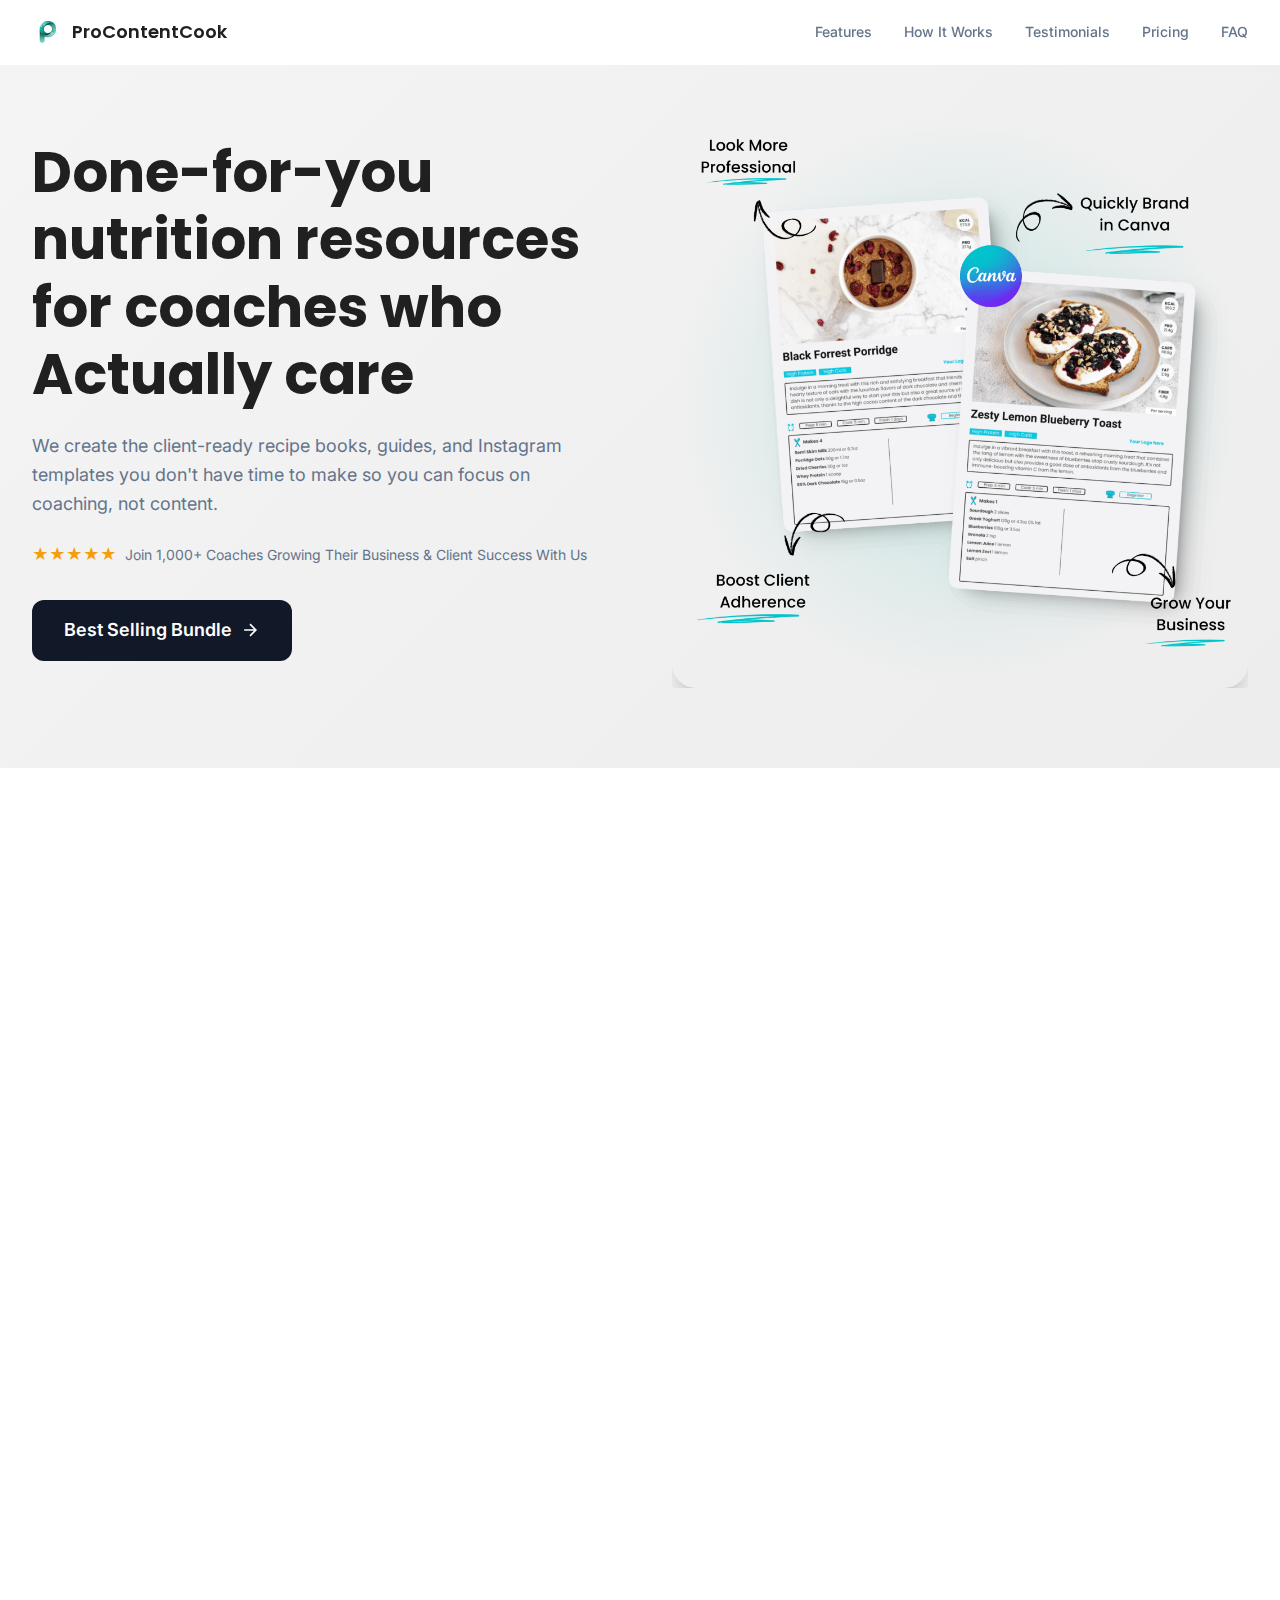
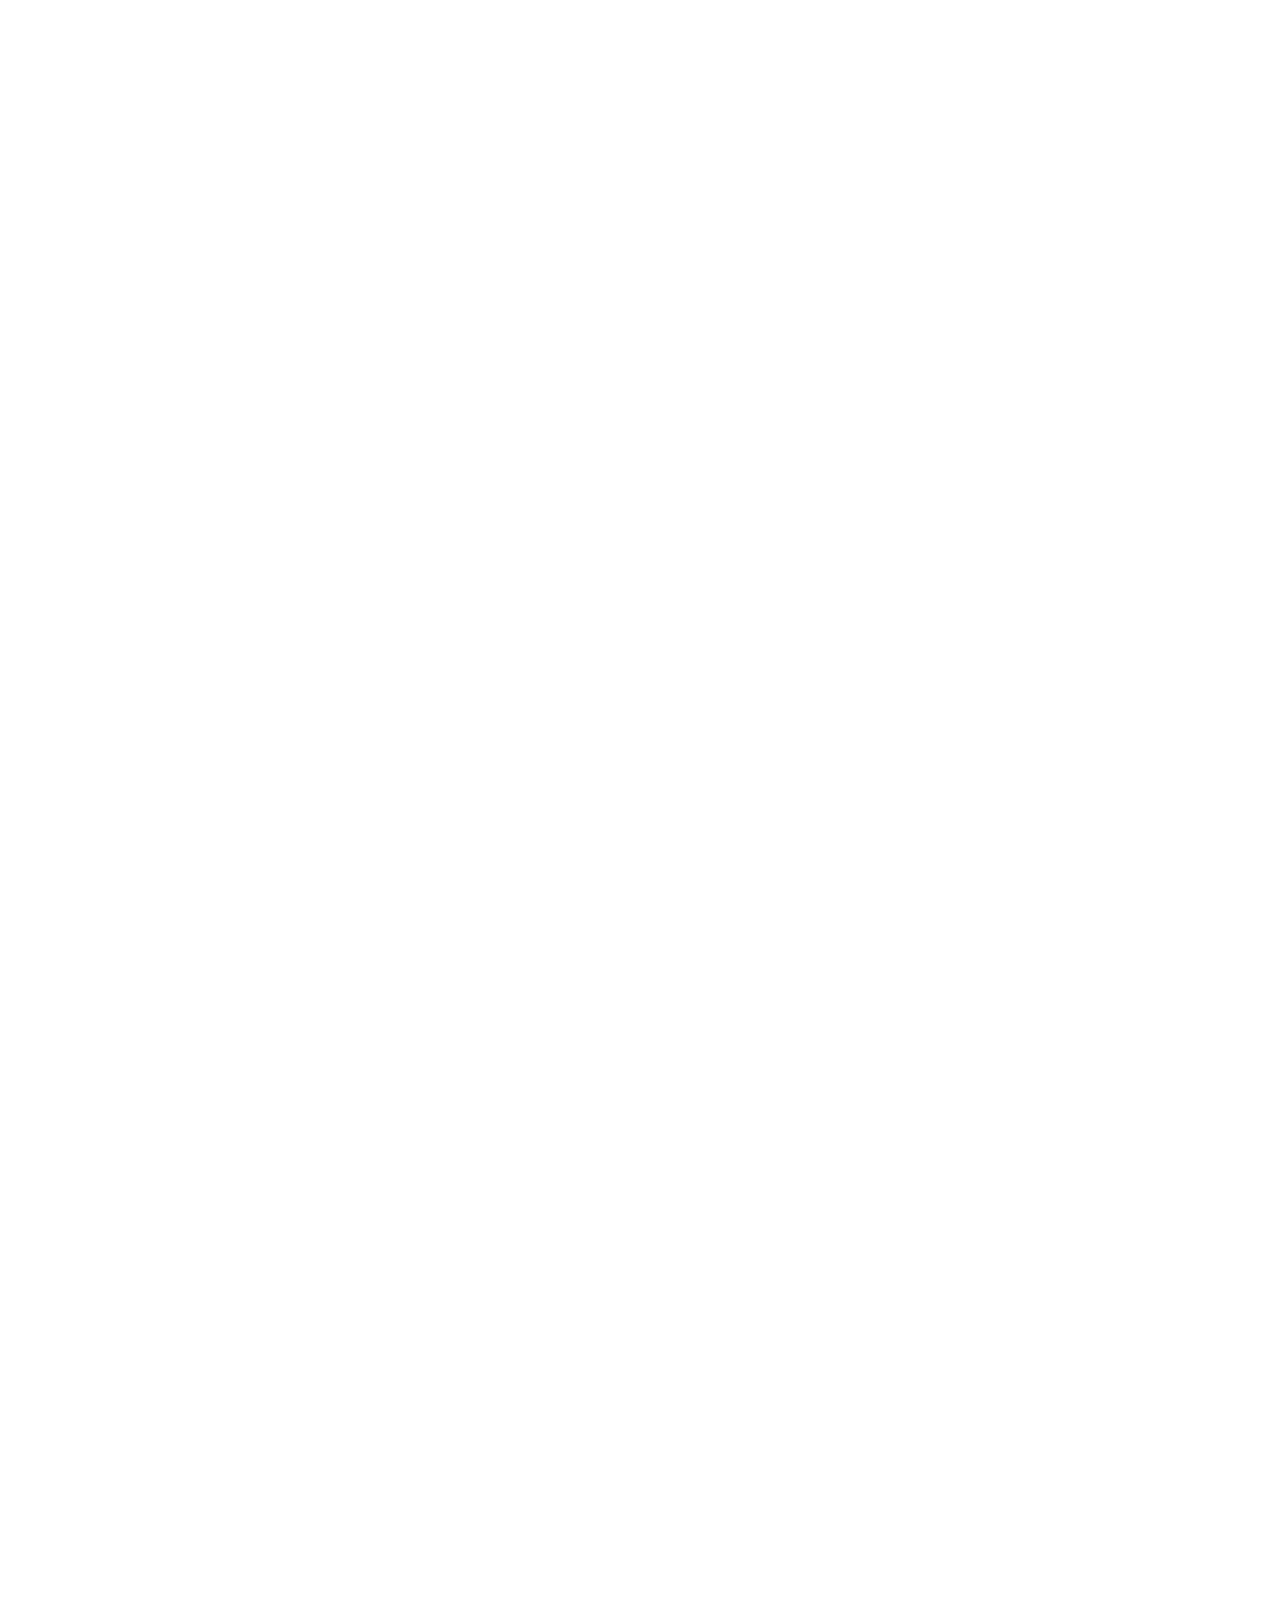
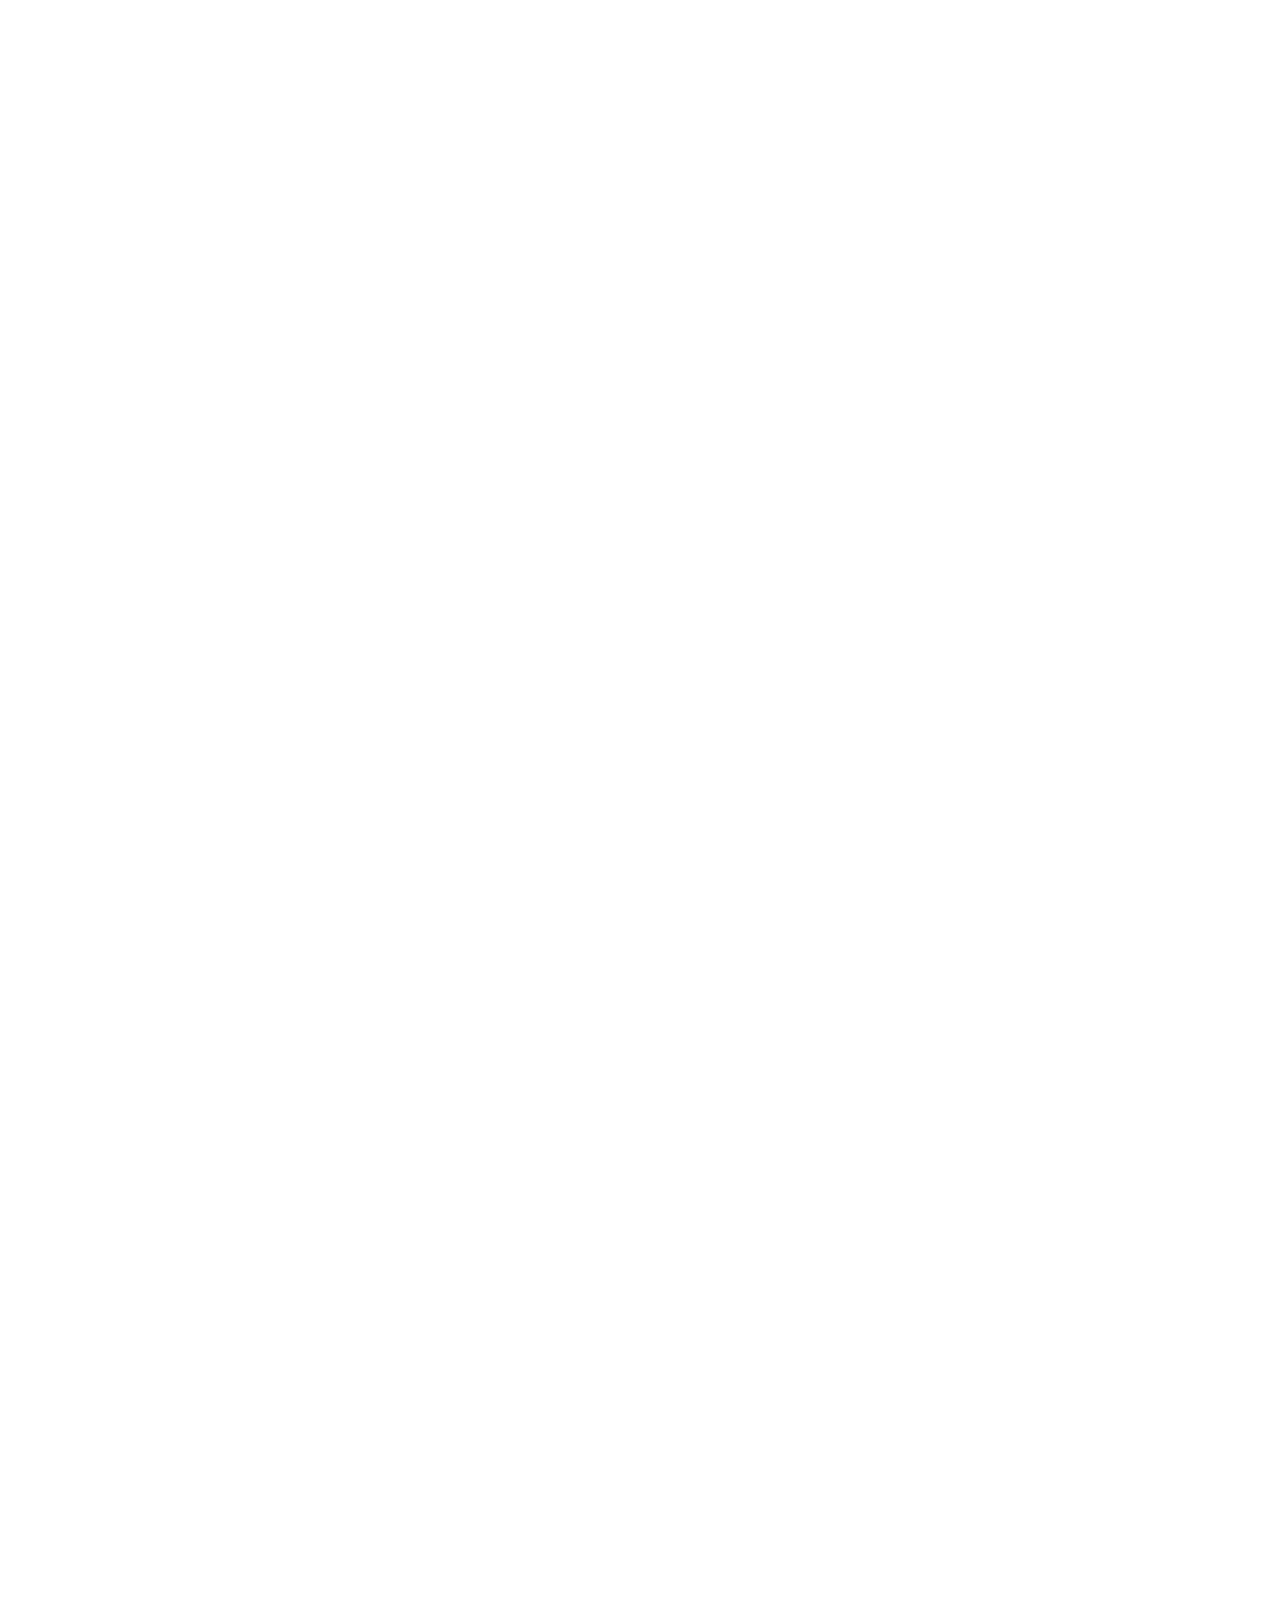
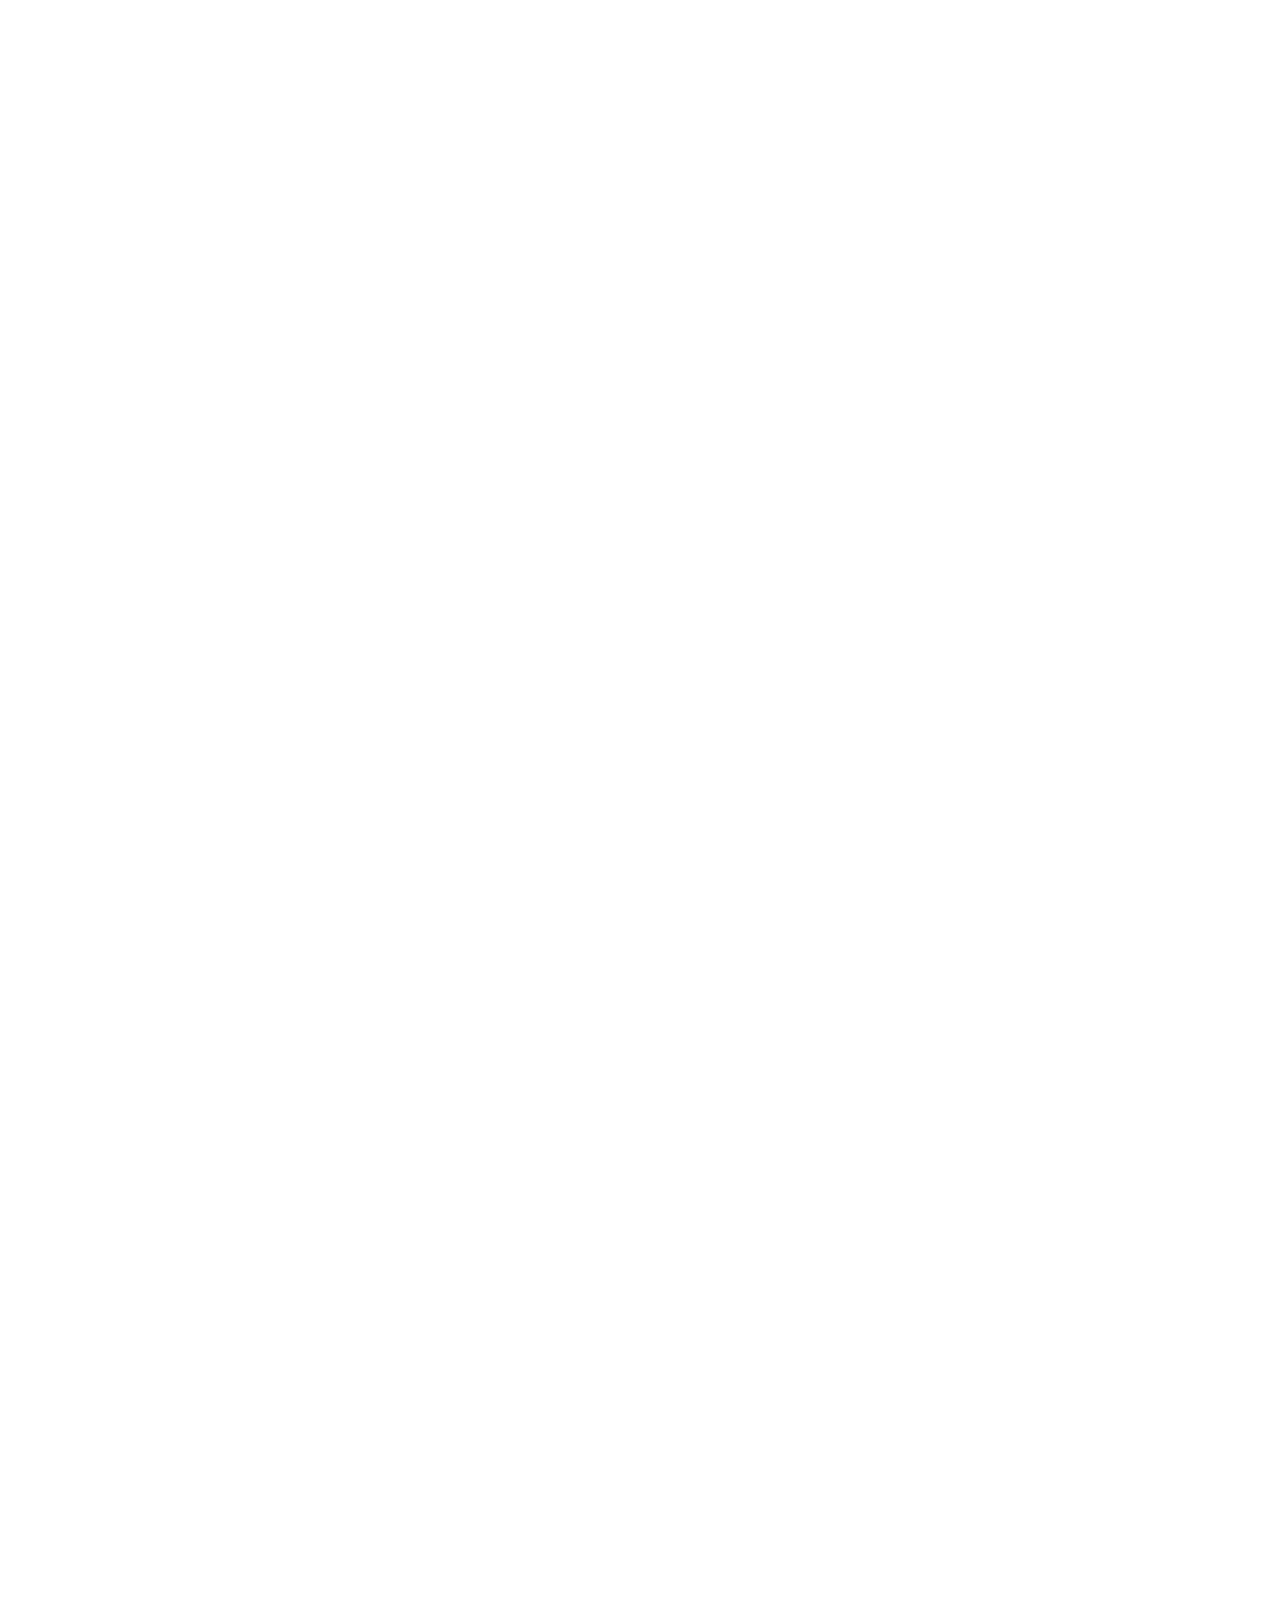
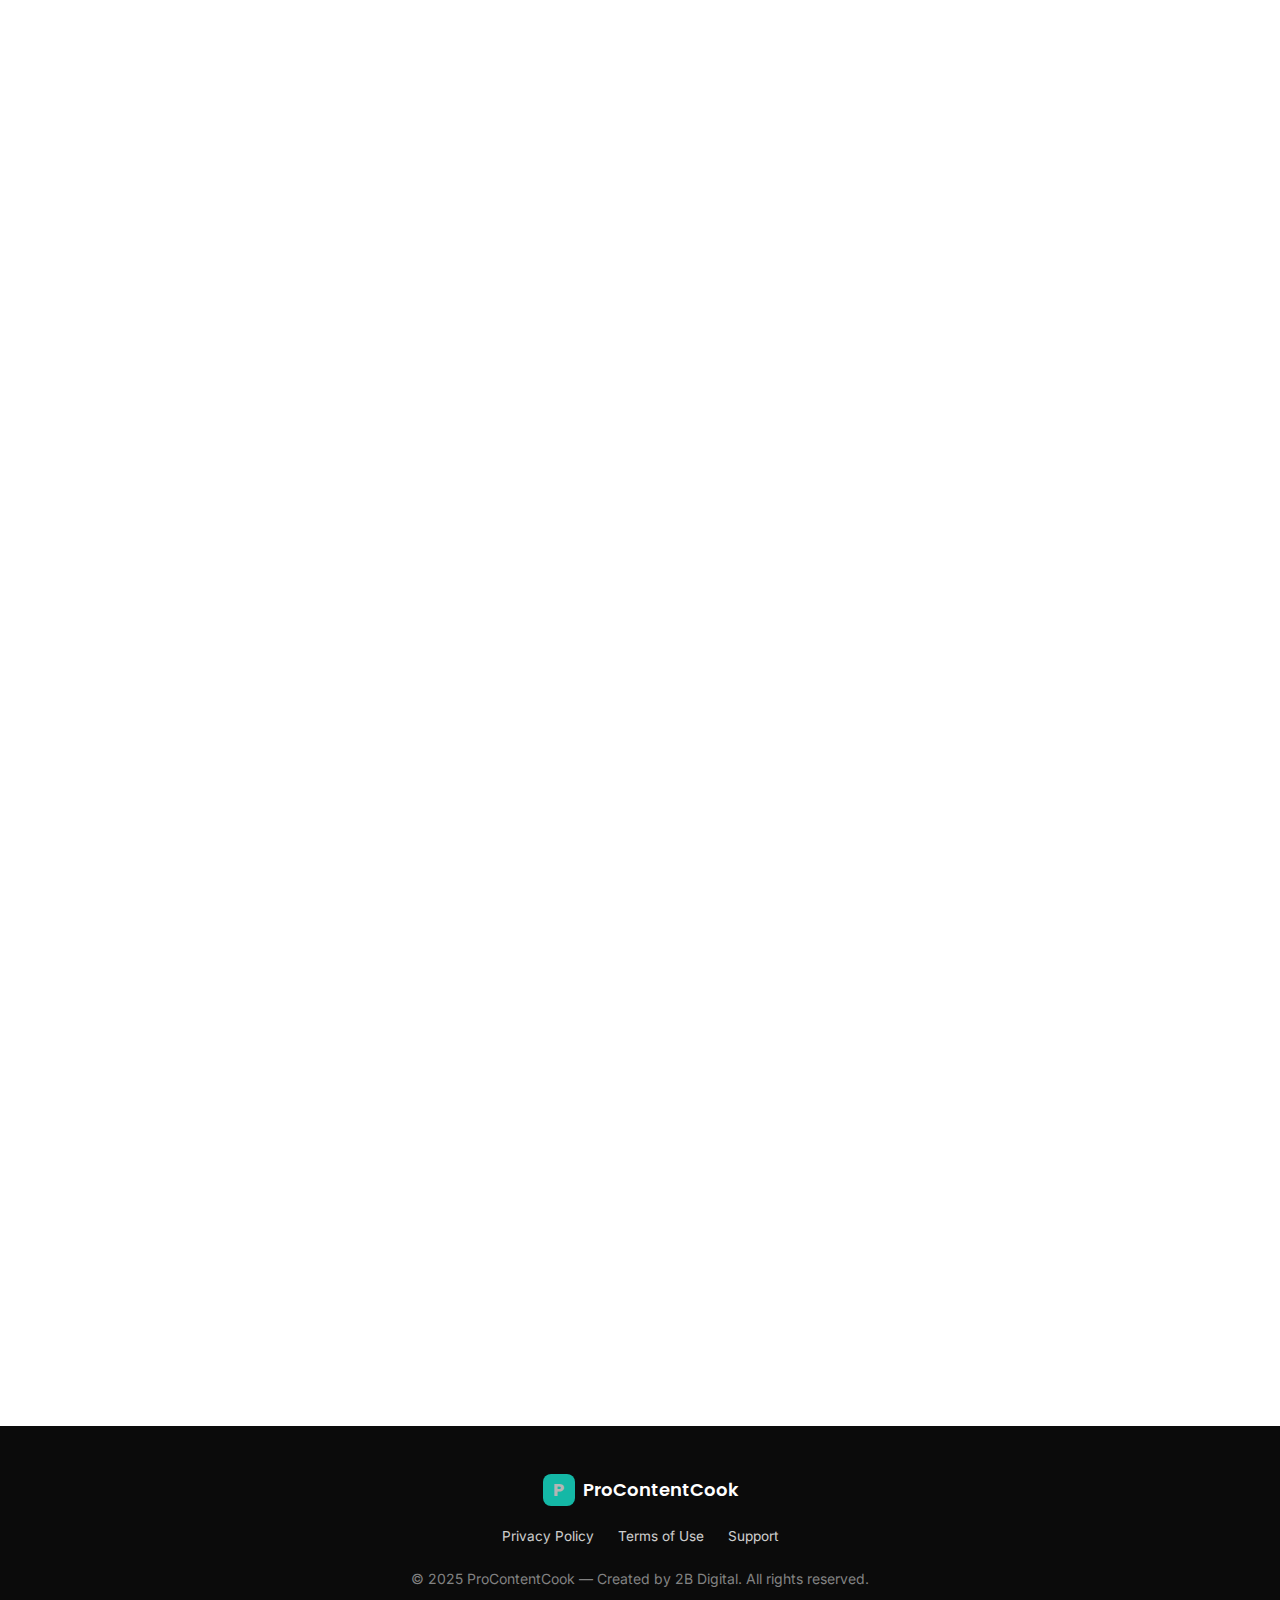
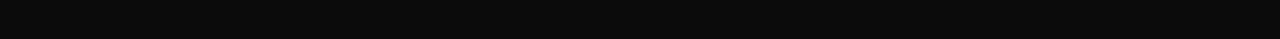
<file: index.html>
<!DOCTYPE html>
<html lang="en">
  <head>
    <meta charset="UTF-8" />
    <meta name="viewport" content="width=device-width, initial-scale=1.0" />
    <title>ProContentCook - Done-For-You Nutrition Resources for Coaches</title>
    <meta
      name="description"
      content="Professional recipe books, e-guides, and nutrition resources for coaches. Fully customizable in Canva. Save hours of content creation."
    />
    <link rel="preconnect" href="https://fonts.googleapis.com" />
    <link rel="preconnect" href="https://fonts.gstatic.com" crossorigin />
    <link
      href="https://fonts.googleapis.com/css2?family=Inter:wght@400;500;600;700&family=Poppins:wght@600;700&display=swap"
      rel="stylesheet"
    />
    <link rel="stylesheet" href="styles.css" />
    <link rel="shortcut icon" href="images/logoico.png" type="image/x-icon">
  </head>

  <body>
    <!-- Header -->
    <header class="header" id="header">
      <div class="container header-content">
        <a href="#" class="logo">
          <img
            src="images/logoico.png"
            alt="Recipe book preview"
            class="logo-icon"
          />
          <span class="logo-text">ProContentCook</span>
        </a>

        <nav class="nav-desktop">
          <a href="#features" class="nav-link">Features</a>
          <a href="#how-it-works" class="nav-link">How It Works</a>
          <a href="#testimonials" class="nav-link">Testimonials</a>
          <a href="#pricing-anchor" class="nav-link">Pricing</a>
          <a href="#faq" class="nav-link">FAQ</a>
        </nav>

        <button class="menu-toggle" id="menuToggle" aria-label="Toggle menu">
          <svg
            class="menu-icon"
            viewBox="0 0 24 24"
            fill="none"
            stroke="currentColor"
            stroke-width="2"
          >
            <line x1="3" y1="6" x2="21" y2="6"></line>
            <line x1="3" y1="12" x2="21" y2="12"></line>
            <line x1="3" y1="18" x2="21" y2="18"></line>
          </svg>
          <svg
            class="close-icon hidden"
            viewBox="0 0 24 24"
            fill="none"
            stroke="currentColor"
            stroke-width="2"
          >
            <line x1="18" y1="6" x2="6" y2="18"></line>
            <line x1="6" y1="6" x2="18" y2="18"></line>
          </svg>
        </button>
      </div>

      <nav class="nav-mobile hidden" id="mobileNav">
        <a href="#features" class="nav-link-mobile">Features</a>
        <a href="#how-it-works" class="nav-link-mobile">How It Works</a>
        <a href="#testimonials" class="nav-link-mobile">Testimonials</a>
        <a href="#pricing-anchor" class="nav-link-mobile">Pricing</a>
        <a href="#faq" class="nav-link-mobile">FAQ</a>
      </nav>
    </header>

    <!-- Hero Section -->
    <section class="hero">
      <div class="container hero-grid">
        <div class="hero-content">
          <h1 class="hero-title">
            Done-for-you nutrition resources for coaches who Actually care
          </h1>

          <p class="hero-description">
            We create the client-ready recipe books, guides, and Instagram
            templates you don't have time to make so you can focus on coaching,
            not content.
          </p>

          <div class="hero-proof">
            <div class="stars">★★★★★</div>
            <span class="proof-text"
              >Join 1,000+ Coaches Growing Their Business & Client Success With
              Us</span
            >
          </div>

          <a href="#pricing" class="btn btn-primary btn-lg btn-highlight">
            Best Selling Bundle
            <svg
              class="btn-icon"
              viewBox="0 0 24 24"
              fill="none"
              stroke="currentColor"
              stroke-width="2"
            >
              <path d="M5 12h14M12 5l7 7-7 7" />
            </svg>
          </a>
        </div>

        <div class="hero-image-wrapper">
          <div class="hero-image-glow"></div>
          <img
            src="images/hero-product.webp"
            alt="Recipe book preview"
            class="hero-image"
          />
        </div>
      </div>
    </section>

    <!-- Client Benefits -->
    <section class="benefits" id="features">
      <div class="container">
        <div class="section-header">
          <h2 class="section-title">
            Help Your Clients Eat Better Without Spending Hours in the Kitchen
            (or Canva)
          </h2>
          <p class="section-description">
            Our Recipe Book Bundle gives your clients exactly what they need —
            simple, delicious meals while saving you from content creation
            burnout.
          </p>
        </div>

        <div class="benefits-grid">
          <div class="benefits-cards">
            <div class="benefit-card">
              <div class="benefit-problem">
                <span class="icon-x">✕</span>
                <span>Spending hours writing and formatting recipes?</span>
              </div>
              <div class="benefit-solution">
                <span class="icon-check">✓</span>
                <span
                  >With the Recipe Book Bundle, you get done-for-you,
                  nutritionist-created recipes you can brand and deliver
                  instantly — no writing required.
                </span>
              </div>
            </div>

            <div class="benefit-card">
              <div class="benefit-problem">
                <span class="icon-x">✕</span>
                <span
                  >Clients asking for meal ideas you don’t have time to
                  create?</span
                >
              </div>
              <div class="benefit-solution">
                <span class="icon-check">✓</span>
                <span
                  >Hand them professional recipe books tailored to different
                  goals, complete with clear instructions and nutrition info all
                  under your brand.</span
                >
              </div>
            </div>

            <div class="benefit-card">
              <div class="benefit-problem">
                <span class="icon-x">✕</span>
                <span> Struggling to keep clients engaged and on track?</span>
              </div>
              <div class="benefit-solution">
                <span class="icon-check">✓</span>
                <span
                  >Give them recipe books that make healthy eating simple,
                  enjoyable, and sustainable boosting motivation, retention, and
                  results.</span
                >
              </div>
            </div>
          </div>

          <div class="benefits-image">
            <img
              src="images/recipe-card.webp"
              alt="Recipe card preview"
              class="hover-lift"
            />
          </div>
        </div>
      </div>
    </section>

    <!-- Recipe Categories -->
    <section class="categories">
      <div class="container">
        <div class="section-header">
          <h2 class="section-title">What's Included in the Bundle?</h2>
          <p class="section-subtitle">
            600+ Recipes across professionally designed templates
          </p>
          <a href="#pricing" class="btn btn-primary btn-lg btn-highlight"
            >Get Instant Access</a
          >
        </div>

        <div class="categories-grid">
          <div class="category-card">
            <img
              src="images/recipe-breakfast.webp"
              alt="Breakfast Recipes"
              class="category-image"
            />
            <div class="category-content">
              <h3 class="category-title">Breakfast Recipes</h3>
              <p class="category-count">100+ recipes • 7 books</p>
              <ul class="category-items">
                <li>High-Protein Low-Carb V1</li>
                <li>High-Protein Low-Carb V2</li>
                <li>High-Protein Med-Carb V1</li>
                <li class="more">+ more</li>
              </ul>
            </div>
          </div>

          <div class="category-card">
            <img
              src="images/recipe-lunch.webp"
              alt="Lunch & Dinner Recipes"
              class="category-image"
            />
            <div class="category-content">
              <h3 class="category-title">Lunch & Dinner Recipes</h3>
              <p class="category-count">150+ recipes • 10 books</p>
              <ul class="category-items">
                <li>Family-friendly meals</li>
                <li>30-minute dinners</li>
                <li>Batch cooking recipes</li>
                <li class="more">+ more</li>
              </ul>
            </div>
          </div>

          <div class="category-card">
            <img
              src="images/recipe-airfryer.webp"
              alt="Air Fryer Recipes"
              class="category-image"
            />
            <div class="category-content">
              <h3 class="category-title">Air Fryer Recipes</h3>
              <p class="category-count">45 recipes • 2 books</p>
              <ul class="category-items">
                <li>Air Fryer Recipe Book V1</li>
                <li>Air Fryer Recipe Book V2</li>
              </ul>
            </div>
          </div>

          <div class="category-card">
            <img
              src="images/recipe-salad-new.webp"
              alt="Salad Recipes"
              class="category-image"
            />
            <div class="category-content">
              <h3 class="category-title">Salad Recipes</h3>
              <p class="category-count">47 recipes • 2 books</p>
              <ul class="category-items">
                <li>Salad Recipe Book V1</li>
                <li>Salad Recipe Book V2</li>
              </ul>
            </div>
          </div>

          <div class="category-card">
            <img
              src="images/recipe-smoothie.webp"
              alt="Smoothie Recipes"
              class="category-image"
            />
            <div class="category-content">
              <h3 class="category-title">Smoothie Recipes</h3>
              <p class="category-count">41 recipes • 2 book</p>
              <ul class="category-items">
                <li>Smoothie Recipe Book V1</li>
                <li>Smoothie Recipe Book V2</li>
              </ul>
            </div>
          </div>

          <div class="category-card">
            <img
              src="images/recipe-plant.webp"
              alt="Plant-Based Recipes"
              class="category-image"
            />
            <div class="category-content">
              <h3 class="category-title">Plant-Based Recipes</h3>
              <p class="category-count">64 recipes • 1 book</p>
              <ul class="category-items">
                <li>Vegan Recipe Book</li>
              </ul>
            </div>
          </div>

          <div class="category-card">
            <img
              src="images/recipe-fake.webp"
              alt="Plant-Based Recipes"
              class="category-image"
            />
            <div class="category-content">
              <h3 class="category-title">Fake-Away Recipes</h3>
              <p class="category-count">33 recipes • 2 book</p>
              <ul class="category-items">
                <li>Fake-Away Recipe Book V1</li>
                <li>Fake-Away Recipe Book V2</li>
              </ul>
            </div>
          </div>
          <div class="category-card">
            <img
              src="images/recipe-main.webp"
              alt="Sides & Snacks"
              class="category-image"
            />
            <div class="category-content">
              <h3 class="category-title">Sides & Snacks</h3>
              <p class="category-count">94 recipes • 5 books</p>
              <ul class="category-items">
                <li>High-Protein Snacks</li>
                <li>Grab & Go Snacks V1</li>
                <li>Grab & Go Snacks V2</li>
                <li class="more">+ more</li>
              </ul>
            </div>
          </div>
        </div>
      </div>
    </section>

    <!-- Recipe Features -->
    <section class="features-section">
      <div class="container">
        <div class="section-header">
          <h2 class="section-title">
            Recipe Cards Designed With Your Clients In Mind
          </h2>
          <p class="section-description">
            Every recipe is crafted to make healthy eating simple and enjoyable
            for your clients.
          </p>
        </div>

        <div class="features-row">
          <div class="features-list">
            <div class="feature-item">
              <h3 class="feature-title">Feature 1: Macro Labels</h3>
              <p class="feature-desc">
                Accurately displays calories, macronutrient amounts and fiber
                per portion to give clients precise nutritional insights.
              </p>
            </div>
            <div class="feature-item">
              <h3 class="feature-title">Feature 2: Carb Codes</h3>
              <p class="feature-desc">
                Simple labels that help clients quickly understand the
                carbohydrate content and choose meals suited to their energy
                needs.
              </p>
            </div>
            <div class="feature-item">
              <h3 class="feature-title">Feature 3: Timings & Difficulties</h3>
              <p class="feature-desc">
                Clear indicators of prep and cook times, meal difficulty, and
                how long each meal stays fresh, making meal planning effortless.
              </p>
            </div>
          </div>
          <div class="features-image">
            <img
              src="images/recipe-card-feature.webp"
              alt="Recipe card features"
              class="hover-lift"
            />
          </div>
        </div>

        <div class="features-row reverse">
          <div class="features-image">
            <img
              src="images/recipe-feature-2.webp"
              alt="Recipe features"
              class="hover-lift"
            />
          </div>
          <div class="features-list">
            <div class="feature-item">
              <h3 class="feature-title">Feature 4: Simple Instructions</h3>
              <p class="feature-desc">
                Easy-to-follow, step-by-step guidance to ensure your clients can
                confidently prepare each meal.
              </p>
            </div>
            <div class="feature-item">
              <h3 class="feature-title">Feature 5: MFP Barcodes</h3>
              <p class="feature-desc">
                MyFitnessPal barcodes included for effortless tracking and
                logging of each recipe’s nutritional information.
              </p>
            </div>
            <div class="feature-item">
              <h3 class="feature-title">Feature 6: Allergen Labels</h3>
              <p class="feature-desc">
                Clearly marked allergen information, helping clients quickly
                identify recipes that meet their dietary restrictions.
              </p>
            </div>
          </div>
        </div>
      </div>
    </section>

    <!-- How It Works -->
    <section class="how-it-works" id="how-it-works">
      <div class="container">
        <div class="section-header">
          <h2 class="section-title">How It Works: From Download to Done</h2>
          <p class="section-description">
            Get started in minutes with our simple 3-step process.
          </p>
        </div>

        <div class="steps-grid">
          <div class="step-card">
            <div class="step-number">1</div>
            <h3 class="step-title">Access Your Purchase</h3>
            <img
              src="images/step1-access.webp"
              alt="Access templates"
              class="step-image"
            />
          </div>

          <div class="step-card">
            <div class="step-number">2</div>
            <h3 class="step-title">Add Your Branding</h3>
            <img
              src="images/step2-branding.webp"
              alt="Customize in Canva"
              class="step-image"
            />
          </div>

          <div class="step-card">
            <div class="step-number">3</div>
            <h3 class="step-title">Download & Share</h3>
            <img
              src="images/step3-share.webp"
              alt="Share with clients"
              class="step-image"
            />
          </div>
        </div>
      </div>
    </section>

    <!-- Testimonials -->
    <section class="testimonials" id="testimonials">
      <div class="container">
        <div class="section-header">
          <h2 class="section-title">Trusted by Professionals Worldwide</h2>
          <p class="section-description">
            See what other professionals are saying about our resources.
          </p>
        </div>

        <div class="testimonials-grid">
          <div class="testimonial-card">
            <div class="testimonial-stars">★★★★★</div>
            <p class="testimonial-text">
              "These recipe books have been a game-changer for my coaching
              business. My clients love them, and I've saved countless hours on
              content creation."
            </p>
            <div class="testimonial-author">
              <div class="author-avatar">
                <img src="images/sara.webp" alt="Sarah M." />
              </div>
              <div class="author-info">
                <div class="author-name">Sarah M.</div>
                <div class="author-role">Nutrition Coach</div>
              </div>
            </div>
          </div>

          <div class="testimonial-card">
            <div class="testimonial-stars">★★★★★</div>
            <p class="testimonial-text">
              "I used to spend hours creating content. Now I just brand these
              templates and I'm done in minutes. Game changer!"
            </p>
            <div class="testimonial-author">
              <div class="author-avatar">
                <img src="images/james.webp" alt="James K." />
              </div>
              <div class="author-info">
                <div class="author-name">James K.</div>
                <div class="author-role">Personal Trainer</div>
              </div>
            </div>
          </div>

          <div class="testimonial-card">
            <div class="testimonial-stars">★★★★★</div>
            <p class="testimonial-text">
              "I was spending 10+ hours a week creating content. Now I just
              customize these templates and focus on what I do best — coaching
              my clients."
            </p>
            <div class="testimonial-author">
              <div class="author-avatar">
                <img src="images/emily.webp" alt="Emily R." />
              </div>
              <div class="author-info">
                <div class="author-name">Emily R.</div>
                <div class="author-role">Health Coach</div>
              </div>
            </div>
          </div>
        </div>
      </div>
    </section>

    <!-- Pricing -->
    <section class="pricing" id="pricing">
      <div class="container">
        <div class="section-header">
          <h2 class="section-title">
            Join 1,000+ Coaches Who've Already Made the Switch
          </h2>
          <p class="section-description">
            Get everything you need to deliver amazing value to your clients.
          </p>
        </div>

        <div class="pricing-card">
          <div class="pricing-content">
            <div class="pricing-image-wrapper">
              <img
                src="images/bundle-preview.webp"
                alt="Complete Bundle"
                class="pricing-image"
              />
            </div>

            <div class="pricing-details">
              <div id="pricing-anchor"></div>
              <span class="pricing-badge">SPECIAL OFFER</span>
              <h3 class="pricing-title">Complete Recipe Book Bundle</h3>
              <div class="pricing-price">
                <span class="price-old">$97</span>
                <span class="price-current">$29</span>
              </div>

              <ul class="pricing-features">
                <li>
                  <span class="icon-check">✓</span>
                  600+ Professional Recipes
                </li>
                <li>
                  <span class="icon-check">✓</span>
                  31 Complete Recipe Books
                </li>
                <li>
                  <span class="icon-check">✓</span>
                  Fully Editable in Canva
                </li>
                <li>
                  <span class="icon-check">✓</span>

                  Nutritionist Developed
                </li>
                <li>
                  <span class="icon-check">✓</span>
                  Lifetime Access & Updates
                </li>
              </ul>

              <a href="#pricing" class="btn btn-primary btn-lg btn-highlight">
                <svg
                  class="btn-icon"
                  viewBox="0 0 24 24"
                  fill="none"
                  stroke="currentColor"
                  stroke-width="2"
                  stroke-linecap="round"
                  stroke-linejoin="round"
                >
                  <circle cx="9" cy="21" r="1"></circle>
                  <circle cx="20" cy="21" r="1"></circle>
                  <path
                    d="M1 1h4l2.68 13.39a2 2 0 0 0 2 1.61h9.72a2 2 0 0 0 2-1.61L23 6H6"
                  ></path>
                </svg>
                Unlock the bundle
              </a>
            </div>
          </div>
        </div>
      </div>
    </section>

    <!-- FAQ -->
    <section class="faq" id="faq">
      <div class="container">
        <div class="section-header">
          <h2 class="section-title">Frequently Asked Questions</h2>
          <p class="section-description">
            Everything you need to know about our recipe resources.
          </p>
        </div>

        <div class="faq-list">
          <div class="faq-item">
            <button class="faq-question">
              <span>Do I need Canva Pro to edit the templates?</span>
              <svg
                class="faq-icon"
                viewBox="0 0 24 24"
                fill="none"
                stroke="currentColor"
                stroke-width="2"
              >
                <path d="M6 9l6 6 6-6" />
              </svg>
            </button>
            <div class="faq-answer">
              <p>
                No, you can edit all templates with the free version of Canva.
                Some premium elements may require Canva Pro, but the core
                templates work perfectly with Canva Free.
              </p>
            </div>
          </div>

          <div class="faq-item">
            <button class="faq-question">
              <span>Can I use these with my clients commercially?</span>
              <svg
                class="faq-icon"
                viewBox="0 0 24 24"
                fill="none"
                stroke="currentColor"
                stroke-width="2"
              >
                <path d="M6 9l6 6 6-6" />
              </svg>
            </button>
            <div class="faq-answer">
              <p>
                Yes! The commercial license is included. You can brand these as
                your own and share them with your clients, include them in your
                programs, or use them as lead magnets.
              </p>
            </div>
          </div>

          <div class="faq-item">
            <button class="faq-question">
              <span>How do I access the templates after purchase?</span>
              <svg
                class="faq-icon"
                viewBox="0 0 24 24"
                fill="none"
                stroke="currentColor"
                stroke-width="2"
              >
                <path d="M6 9l6 6 6-6" />
              </svg>
            </button>
            <div class="faq-answer">
              <p>
                After purchase, you'll receive an email with links to access all
                templates directly in Canva. Just click the link and the
                template will be added to your Canva account.
              </p>
            </div>
          </div>

          <div class="faq-item">
            <button class="faq-question">
              <span>Are the recipes suitable for different dietary needs?</span>
              <svg
                class="faq-icon"
                viewBox="0 0 24 24"
                fill="none"
                stroke="currentColor"
                stroke-width="2"
              >
                <path d="M6 9l6 6 6-6" />
              </svg>
            </button>
            <div class="faq-answer">
              <p>
                Yes! Our recipes include options for various dietary preferences
                including gluten-free, dairy-free, vegetarian, and more. Each
                recipe clearly labels allergens and dietary information.
              </p>
            </div>
          </div>

          <div class="faq-item">
            <button class="faq-question">
              <span>What if I'm not satisfied with the purchase?</span>
              <svg
                class="faq-icon"
                viewBox="0 0 24 24"
                fill="none"
                stroke="currentColor"
                stroke-width="2"
              >
                <path d="M6 9l6 6 6-6" />
              </svg>
            </button>
            <div class="faq-answer">
              <p>
                We offer a 30-day money-back guarantee. If you're not completely
                satisfied with the templates, just reach out and we'll provide a
                full refund, no questions asked.
              </p>
            </div>
          </div>
        </div>
      </div>
    </section>

    <!-- Footer -->
    <footer class="footer">
      <div class="container footer-content">
        <div class="footer-brand">
          <div class="logo-icon">P</div>
          <span class="logo-text">ProContentCook</span>
        </div>
        <div class="footer-links">
          <a href="privacy.html">Privacy Policy</a>
          <a href="terms.html">Terms of Use</a>
          <a href="mailto:info@procontentcook.com" class="support-btn">
            Support
          </a>

          <a
            href="https://mail.google.com/mail/?view=cm&fs=1&to=info@procontentcook.com"
            target="_blank"
            class="support-btn support-desktop"
          >
            Support
          </a>
        </div>

        <p class="footer-copyright">
          © 2025 ProContentCook — Created by 2B Digital. All rights reserved.
        </p>
      </div>
    </footer>

    <script src="script.js"></script>
  </body>
</html>
</file>
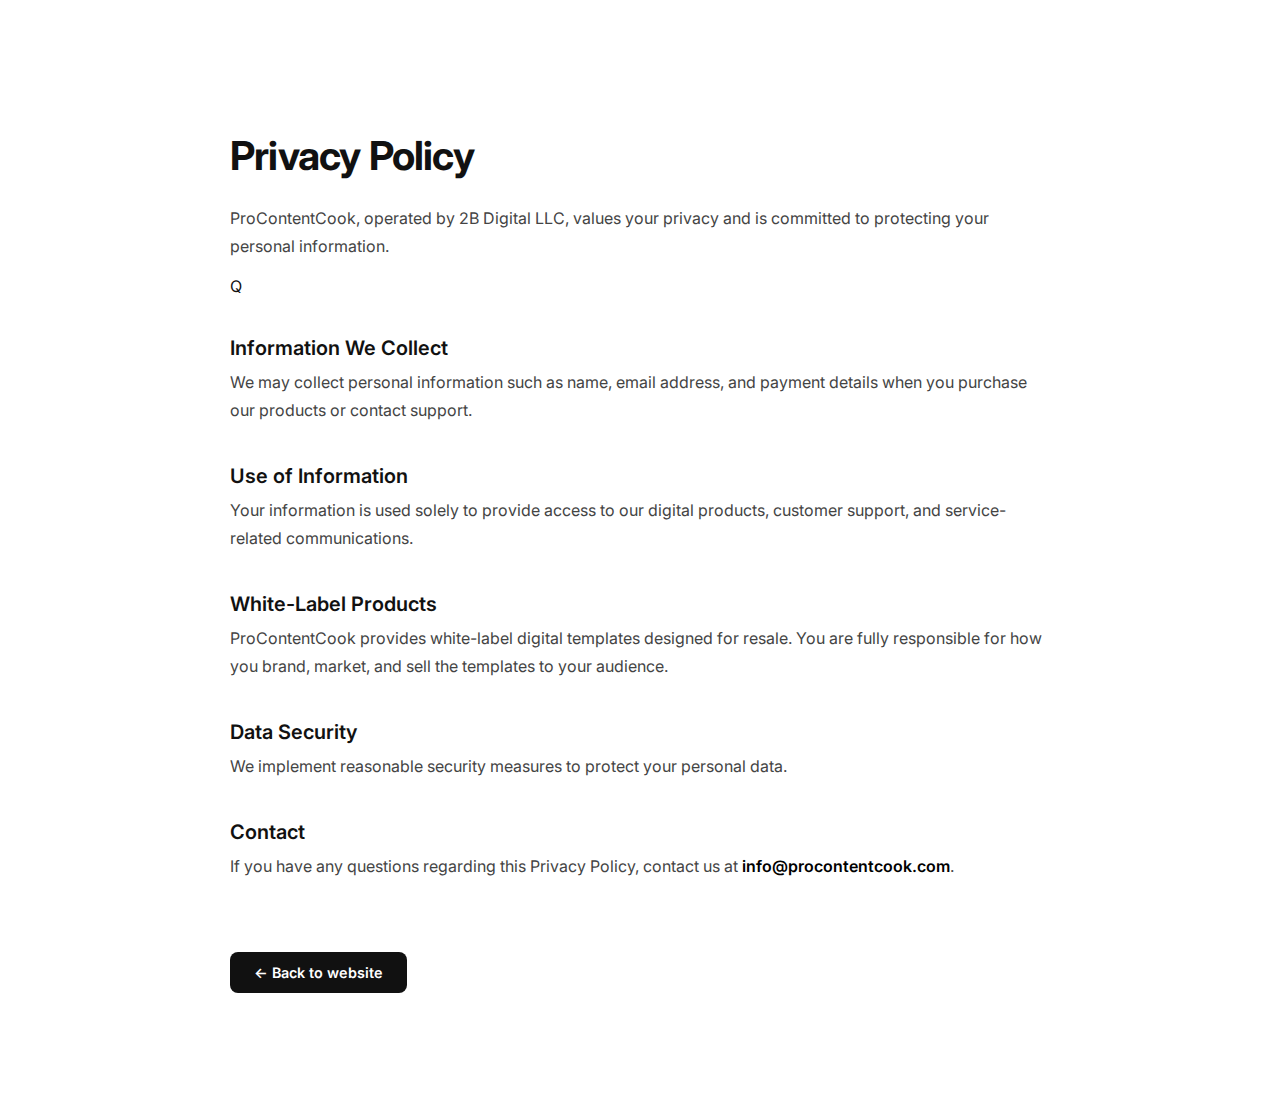
<file: privacy.html>
<!DOCTYPE html>
<html lang="en">
<head>
  <meta charset="UTF-8" />
  <title>Privacy Policy | ProContentCook</title>
  <meta name="viewport" content="width=device-width, initial-scale=1.0" />
  <link rel="stylesheet" href="css/pvtm.css">
  <link href="https://fonts.googleapis.com/css2?family=Inter:wght@400;500;600;700&display=swap" rel="stylesheet">
  <link rel="shortcut icon" href="images/logoico.png" type="image/x-icon">
</head>
<body>

<section class="legal-page">
  <div class="container">
    <h1>Privacy Policy</h1>

    <p>
      ProContentCook, operated by 2B Digital LLC, values your privacy and is committed
      to protecting your personal information.
    </p>
Q
    <h2>Information We Collect</h2>
    <p>
      We may collect personal information such as name, email address, and payment
      details when you purchase our products or contact support.
    </p>

    <h2>Use of Information</h2>
    <p>
      Your information is used solely to provide access to our digital products,
      customer support, and service-related communications.
    </p>

    <h2>White-Label Products</h2>
    <p>
      ProContentCook provides white-label digital templates designed for resale.
      You are fully responsible for how you brand, market, and sell the templates
      to your audience.
    </p>

    <h2>Data Security</h2>
    <p>
      We implement reasonable security measures to protect your personal data.
    </p>

    <h2>Contact</h2>
    <p>
      If you have any questions regarding this Privacy Policy, contact us at
      <strong>info@procontentcook.com</strong>.
    </p>

    <a href="index.html" class="legal-back">← Back to website</a>
  </div>
</section>

</body>
</html>
</file>
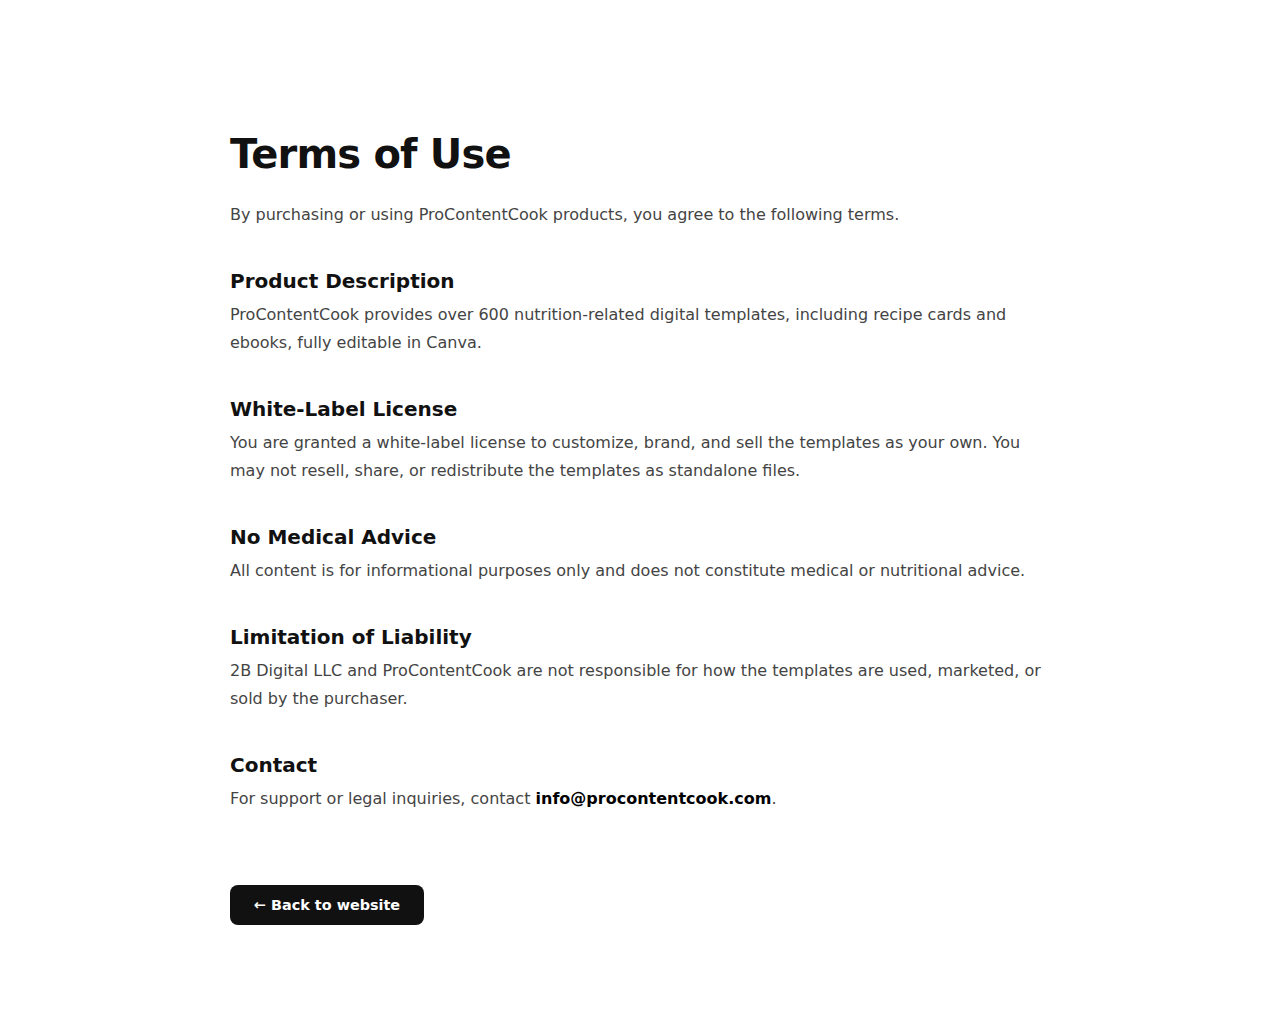
<file: terms.html>
<!DOCTYPE html>
<html lang="en">
<head>
  <meta charset="UTF-8" />
  <title>Terms of Use | ProContentCook</title>
  <meta name="viewport" content="width=device-width, initial-scale=1.0" />
  <link rel="stylesheet" href="css/pvtm.css">
  <link rel="shortcut icon" href="images/logoico.png"  type="image/x-icon">
</head>
<body>

<section class="legal-page">
  <div class="container">
    <h1>Terms of Use</h1>

    <p>
      By purchasing or using ProContentCook products, you agree to the following terms.
    </p>

    <h2>Product Description</h2>
    <p>
      ProContentCook provides over 600 nutrition-related digital templates,
      including recipe cards and ebooks, fully editable in Canva.
    </p>

    <h2>White-Label License</h2>
    <p>
      You are granted a white-label license to customize, brand, and sell the templates
      as your own. You may not resell, share, or redistribute the templates as standalone files.
    </p>

    <h2>No Medical Advice</h2>
    <p>
      All content is for informational purposes only and does not constitute
      medical or nutritional advice.
    </p>

    <h2>Limitation of Liability</h2>
    <p>
      2B Digital LLC and ProContentCook are not responsible for how the templates
      are used, marketed, or sold by the purchaser.
    </p>

    <h2>Contact</h2>
    <p>
      For support or legal inquiries, contact
      <strong>info@procontentcook.com</strong>.
    </p>

    <a href="index.html" class="legal-back">← Back to website</a>
  </div>
</section>

</body>
</html>
</file>
<file: styles.css>
/* ============================================
   ProContentCook - Standalone CSS
   ============================================ */

/* CSS Variables */
:root {
    --primary: #14b8a6;
    
    --primary-dark: #0d9488;
    --primary-light: #5eead4;
    --gold: #f59e0b;
    --dark: #242424;
    --dark-light: #000000;
    --cream: #f4f4f4;
    --cream-dark: #ededed;
    --background: #fffffff8;
    --foreground: #202020;
    --muted: #f1f5f9;
    --muted-foreground: #64748b;
    --border: #ffffff;
    --shadow-sm: 0 1px 2px 0 rgba(0, 0, 0, 0.05);
    --shadow: 0 1px 3px 0 rgba(0, 0, 0, 0.1), 0 1px 2px -1px rgba(0, 0, 0, 0.1);
    --shadow-md: 0 4px 6px -1px rgba(0, 0, 0, 0.1), 0 2px 4px -2px rgba(0, 0, 0, 0.1);
    --shadow-lg: 0 10px 15px -3px rgba(0, 0, 0, 0.1), 0 4px 6px -4px rgba(0, 0, 0, 0.1);
    --shadow-xl: 0 20px 25px -5px rgba(0, 0, 0, 0.1), 0 8px 10px -6px rgba(0, 0, 0, 0.1);
    --radius: 0.75rem;
    --radius-lg: 1rem;
    --radius-xl: 1.5rem;
}

/* Reset */
*, *::before, *::after {
    box-sizing: border-box;
    margin: 0;
    padding: 0;
}

html {
    scroll-behavior: smooth;
}

body {
    font-family: 'Inter', -apple-system, BlinkMacSystemFont, sans-serif;
    background-color: var(--background);
    color: var(--foreground);
    line-height: 1.6;
    -webkit-font-smoothing: antialiased;
}

img {
    max-width: 100%;
    height: auto;
    display: block;
}

a {
    text-decoration: none;
    color: inherit;
}

ul {
    list-style: none;
}

/* Container */
.container {
    width: 100%;
    max-width: 1280px;
    margin: 0 auto;
    padding: 0 1rem;
}

@media (min-width: 640px) {
    .container {
        padding: 0 1.5rem;
    }
}

@media (min-width: 1024px) {
    .container {
        padding: 0 2rem;
    }
}

/* Typography */
h1, h2, h3, h4, h5, h6 {
    font-family: 'Poppins', sans-serif;
    font-weight: 700;
    line-height: 1.2;
}

.text-primary {
    color: var(--primary);
}

/* Buttons */
.btn {
    display: inline-flex;
    align-items: center;
    justify-content: center;
    gap: 0.5rem;
    padding: 0.75rem 1.5rem;
    font-size: 1rem;
    font-weight: 600;
    border-radius: var(--radius);
    border: none;
    cursor: pointer;
    transition: all 0.2s ease;
}

.btn-primary {
    background-color: var(--primary);
    color: white;
}

.btn-primary:hover {
    background-color: var(--primary-dark);
    transform: translateY(-2px);
    box-shadow: var(--shadow-lg);
}

.btn-lg {
    padding: 1rem 2rem;
    font-size: 1.125rem;
}

.btn-full {
    width: 100%;
}

.btn-icon {
    width: 1.25rem;
    height: 1.25rem;
}

.btn-highlight {
    background-color: #111827;
}

.btn-highlight:hover {
    background-color: #000;
}


/* Utilities */
.hidden {
    display: none !important;
}

.hover-lift {
    transition: transform 0.3s ease, box-shadow 0.3s ease;
}

.hover-lift:hover {
    transform: translateY(-8px);
    box-shadow: var(--shadow-xl);
}

/* ============================================
   Header
   ============================================ */
.header {
    position: fixed;
    top: 0;
    left: 0;
    right: 0;
    z-index: 1000;
    background: rgba(255, 255, 255, 0.95);
    backdrop-filter: blur(10px);
    border-bottom: 1px solid var(--border);
}

.header-content {
    display: flex;
    align-items: center;
    justify-content: space-between;
    height: 4rem;
}

.logo {
    display: flex;
    align-items: center;
    gap: 0.5rem;
}

.logo-icon {
    width: 2rem;
    height: 2rem;
    border-radius: 0.5rem;
    display: flex;
    align-items: center;
    justify-content: center;
    font-family: 'Poppins', sans-serif;
    font-weight: 700;
    font-size: 1.125rem;
}

.logo-text {
    font-family: 'Poppins', sans-serif;
    font-weight: 600;
    font-size: 1.125rem;
    color: var(--foreground);
}

.nav-desktop {
    display: none;
    align-items: center;
    gap: 2rem;
}

@media (min-width: 768px) {
    .nav-desktop {
        display: flex;
    }
}

.nav-link {
    font-size: 0.875rem;
    font-weight: 500;
    color: var(--muted-foreground);
    transition: color 0.2s ease;
}

.nav-link:hover {
    color: var(--primary);
}

.menu-toggle {
    display: flex;
    align-items: center;
    justify-content: center;
    width: 2.5rem;
    height: 2.5rem;
    background: transparent;
    border: none;
    cursor: pointer;
    color: var(--foreground);
}

@media (min-width: 768px) {
    .menu-toggle {
        display: none;
    }
}

.menu-icon, .close-icon {
    width: 1.5rem;
    height: 1.5rem;
}



/* ============================================
   Hero Section
   ============================================ */
.hero {
    padding: 1rem 0 1rem;
    background: linear-gradient(135deg, var(--cream) 0%, var(--cream-dark) 100%);
}

@media (min-width: 768px) {
    .hero {
        padding: 3rem 0 5rem;
    }
}

.hero-grid {
    display: grid;
    gap: 3rem;
    align-items: center;
}

@media (min-width: 1024px) {
    .hero-grid {
        grid-template-columns: 1fr 1fr;
        gap: 4rem;
    }
}

.hero-content {
    text-align: center;
}

@media (min-width: 1024px) {
    .hero-content {
        text-align: left;
    }
}

.hero-badge {
    display: inline-flex;
    align-items: center;
    gap: 0.5rem;
    background: white;
    padding: 0.5rem 1rem;
    border-radius: 9999px;
    margin-bottom: 1.5rem;
    box-shadow: var(--shadow);
}

.badge-stars {
    color: var(--gold);
    font-size: 0.875rem;
}

.badge-text {
    font-size: 0.875rem;
    font-weight: 500;
    color: var(--foreground);
}

.hero-title {
    font-size: 2.25rem;
    margin-bottom: 1.5rem;
    color: var(--foreground);
}

@media (min-width: 768px) {
    .hero-title {
        font-size: 3rem;
    }
}

@media (min-width: 1024px) {
    .hero-title {
        font-size: 3.5rem;
    }
}

.hero-description {
    font-size: 1.125rem;
    color: var(--muted-foreground);
    margin-bottom: 1.5rem;
    max-width: 540px;
}

@media (min-width: 1024px) {
    .hero-description {
        margin-left: 0;
        margin-right: auto;
    }
}

.hero-proof {
    display: flex;
    align-items: center;
    justify-content: center;
    gap: 0.5rem;
    margin-bottom: 2rem;
}

@media (min-width: 1024px) {
    .hero-proof {
        justify-content: flex-start;
    }
}

.stars {
    color: var(--gold);
    font-size: 1rem;
}

.proof-text {
    font-size: 0.875rem;
    color: var(--muted-foreground);
}

.hero-image-wrapper {
    position: relative;
    display: flex;
    justify-content: center;
}

.hero-image-glow {
    position: absolute;
    inset: 0;
    background: radial-gradient(circle, rgba(20, 184, 166, 0.2) 0%, transparent 70%);
    z-index: 0;
}

.hero-image {
    position: relative;
    z-index: 1;
    border-radius: var(--radius-xl);
    box-shadow: var(--shadow-xl);
    animation: float 6s ease-in-out infinite;
}

@keyframes float {
    0%, 100% { transform: translateY(0); }
    50% { transform: translateY(-10px); }
}

/* ============================================
   Section Common Styles
   ============================================ */
section {
    padding: 4rem 0;
}

@media (min-width: 768px) {
    section {
        padding: 5rem 0;
    }
}

.section-header {
    text-align: center;
    margin-bottom: 3rem;
}

.section-title {
    font-size: 1.875rem;
    margin-bottom: 1rem;
    color: var(--foreground);
}

@media (min-width: 768px) {
    .section-title {
        font-size: 2.5rem;
    }
}

.section-subtitle {
    font-size: 1.25rem;
    color: var(--muted-foreground);
    margin-bottom: 1.5rem;
}

.section-description {
    font-size: 1.125rem;
    color: var(--muted-foreground);
    max-width: 700px;
    margin: 0 auto;
}

/* ============================================
   Benefits Section
   ============================================ */
.benefits {
    background: var(--background);
}

.benefits-grid {
    display: grid;
    gap: 3rem;
    align-items: center;
}

@media (min-width: 1024px) {
    .benefits-grid {
        grid-template-columns: 1fr 1fr;
    }
}

.benefits-cards {
    display: flex;
    flex-direction: column;
    gap: 1.5rem;
}

.benefit-card {
    background: white;
    border: 1px solid var(--border);
    border-radius: var(--radius-lg);
    padding: 1.5rem;
    box-shadow: var(--shadow);
}

.benefit-problem, .benefit-solution {
    display: flex;
    align-items: center;
    gap: 0.75rem;
    padding: 0.5rem 0;
}

.benefit-problem {
    color: var(--muted-foreground);
    text-decoration: line-through;
    opacity: 0.7;
}

.benefit-solution {
    color: var(--foreground);
    font-weight: 500;
}

.icon-x {
    display: flex;
    align-items: center;
    justify-content: center;
    width: 1.5rem;
    height: 1.5rem;
    background: #fee2e2;
    color: #ef4444;
    border-radius: 9999px;
    font-size: 0.75rem;
    font-weight: 700;
    flex-shrink: 0;
}

.icon-check {
    display: flex;
    align-items: center;
    justify-content: center;
    width: 1.5rem;
    height: 1.5rem;
    background: #d1fae5;
    color: #10b981;
    border-radius: 9999px;
    font-size: 0.75rem;
    font-weight: 700;
    flex-shrink: 0;
}

.benefits-image img {
    border-radius: var(--radius-xl);
    box-shadow: var(--shadow-lg);
}

/* ============================================
   Categories Section
   ============================================ */
.categories {
    background: var(--cream);
}

.categories-grid {
    display: grid;
    gap: 1.5rem;
}

@media (min-width: 640px) {
    .categories-grid {
        grid-template-columns: repeat(2, 1fr);
    }
}

@media (min-width: 1024px) {
    .categories-grid {
        grid-template-columns: repeat(3, 1fr);
    }
}

.category-card {
    background: white;
    border-radius: var(--radius-lg);
    overflow: hidden;
    box-shadow: var(--shadow);
    transition: transform 0.3s ease, box-shadow 0.3s ease;
}

.category-card:hover {
    transform: translateY(-4px);
    box-shadow: var(--shadow-lg);
}

.category-image {
    width: 100%;
    height: 200px;
    object-fit: cover;
}

.category-content {
    padding: 1.5rem;
}

.category-title {
    font-size: 1.25rem;
    margin-bottom: 0.5rem;
    color: var(--foreground);
}

.category-count {
    font-size: 0.875rem;
    color: var(--primary);
    font-weight: 500;
    margin-bottom: 1rem;
}

.category-items {
    font-size: 0.875rem;
    color: var(--muted-foreground);
}

.category-items li {
    padding: 0.25rem 0;
}

.category-items li::before {
    content: "•";
    color: var(--primary);
    margin-right: 0.5rem;
}

.category-items .more {
    color: var(--primary);
    font-weight: 500;
}

.category-items .more::before {
    display: none;
}

/* ============================================
   Features Section
   ============================================ */
.features-section {
    background: var(--background);
}

.features-row {
    display: grid;
    gap: 3rem;
    align-items: center;
    margin-bottom: 4rem;
}

@media (min-width: 1024px) {
    .features-row {
        grid-template-columns: 1fr 1fr;
    }
}

.features-row.reverse {
    direction: ltr;
}

@media (min-width: 1024px) {
    .features-row.reverse {
        direction: rtl;
    }
    
    .features-row.reverse > * {
        direction: ltr;
    }
}

.features-list {
    display: flex;
    flex-direction: column;
    gap: 2rem;
}

.feature-item {
    padding-left: 1rem;
    border-left: 3px solid var(--primary);
}

.feature-title {
    font-size: 1.25rem;
    margin-bottom: 0.5rem;
    color: var(--foreground);
}

.feature-desc {
    font-size: 1rem;
    color: var(--muted-foreground);
}

.features-image img {
    border-radius: var(--radius-xl);
    box-shadow: var(--shadow-lg);
}

/* ============================================
   How It Works Section
   ============================================ */
.how-it-works {
    background: var(--cream);
}

.steps-grid {
    display: grid;
    gap: 2rem;
}

@media (min-width: 768px) {
    .steps-grid {
        grid-template-columns: repeat(3, 1fr);
    }
}

.step-card {
    text-align: center;
}

.step-number {
    display: inline-flex;
    align-items: center;
    justify-content: center;
    width: 3rem;
    height: 3rem;
    background: var(--primary);
    color: white;
    border-radius: 9999px;
    font-family: 'Poppins', sans-serif;
    font-size: 1.25rem;
    font-weight: 700;
    margin-bottom: 1rem;
}

.step-title {
    font-size: 1.25rem;
    margin-bottom: 1rem;
    color: var(--foreground);
}

.step-image {
    border-radius: var(--radius-lg);
    box-shadow: var(--shadow-lg);
}

/* ============================================
   Testimonials Section
   ============================================ */
.testimonials {
    background: var(--background);

}



.testimonials-grid {
    display: grid;
    gap: 2rem;
}

@media (min-width: 768px) {
    .testimonials-grid {
        grid-template-columns: repeat(3, 1fr);
    }
}

.testimonial-card {
    background: white;
    border: 1px solid var(--border);
    border-radius: var(--radius-lg);
    padding: 2rem;
    box-shadow: var(--shadow);
}

.testimonial-stars {
    color: var(--gold);
    font-size: 1rem;
    margin-bottom: 1rem;
}

.testimonial-text {
    font-size: 1rem;
    color: var(--foreground);
    line-height: 1.7;
    margin-bottom: 1.5rem;
}

.testimonial-author {
    display: flex;
    align-items: center;
    gap: 0.75rem;
}

.author-avatar {
    width: 2.5rem;
    height: 2.5rem;
    border-radius: 9999px;
    overflow: hidden;
    flex-shrink: 0;
    background: var(--muted);
}

.author-avatar img {
    width: 100%;
    height: 100%;
    object-fit: cover;
    display: block;
}

.author-name {
    font-weight: 600;
    color: var(--foreground);
}

.author-role {
    font-size: 0.875rem;
    color: var(--muted-foreground);
}

/* ============================================
   Pricing Section
   ============================================ */
.pricing {
    background: #ffffff

}

.pricing .section-title,
.pricing .section-description {
    color: rgb(0, 0, 0);
}

.pricing .section-description {
    opacity: 0.9;
}

.pricing-card {
    background: white;
    border-radius: var(--radius-xl);
    overflow: hidden;
    max-width: 900px;
    margin: 0 auto;
    box-shadow: var(--shadow-xl);
}

.pricing-content {
    display: grid;
    gap: 2rem;
}

@media (min-width: 768px) {
    .pricing-content {
        grid-template-columns: 1fr 1fr;
    }
}

.pricing-image-wrapper {
    background: var(--cream);
    padding: 2rem;
    display: flex;
    align-items: center;
    justify-content: center;
}

.pricing-image {
    max-height: 400px;
    object-fit: contain;
}

.pricing-details {
    padding: 2rem;
    color: var(--foreground);
}

.pricing-badge {
    display: inline-block;
    background: var(--primary);
    color: white;
    padding: 0.25rem 0.75rem;
    border-radius: 9999px;
    font-size: 0.75rem;
    font-weight: 600;
    margin-bottom: 1rem;
}

.pricing-title {
    font-size: 1.5rem;
    margin-bottom: 1rem;
    color: var(--foreground);
}

.pricing-price {
    display: flex;
    align-items: baseline;
    gap: 1rem;
    margin-bottom: 1.5rem;
}

.price-old {
    font-size: 1.5rem;
    color: var(--muted-foreground);
    text-decoration: line-through;
}

.price-current {
    font-size: 3rem;
    font-weight: 700;
    color: var(--primary);
    font-family: 'Poppins', sans-serif;
}

.pricing-features {
    margin-bottom: 2rem;
}

.pricing-features li {
    display: flex;
    align-items: center;
    gap: 0.75rem;
    padding: 0.5rem 0;
    font-size: 1rem;
}

.pricing-guarantee {
    text-align: center;
    font-size: 0.875rem;
    color: var(--muted-foreground);
    margin-top: 1rem;
}

/* ============================================
   FAQ Section
   ============================================ */
.faq {
    background: var(--background);
}

.faq-list {
    max-width: 800px;
    margin: 0 auto;
}

.faq-item {
    border-bottom: 1px solid var(--border);
}

.faq-question {
    width: 100%;
    display: flex;
    align-items: center;
    justify-content: space-between;
    padding: 1.5rem 0;
    background: transparent;
    border: none;
    cursor: pointer;
    text-align: left;
    font-size: 1.125rem;
    font-weight: 500;
    color: var(--foreground);
    transition: color 0.2s ease;
}

.faq-question:hover {
    color: var(--primary);
}

.faq-icon {
    width: 1.25rem;
    height: 1.25rem;
    flex-shrink: 0;
    transition: transform 0.3s ease;
}

.faq-item.active .faq-icon {
    transform: rotate(180deg);
}

.faq-answer {
    max-height: 0;
    overflow: hidden;
    transition: max-height 0.3s ease, padding 0.3s ease;
}

.faq-item.active .faq-answer {
    max-height: 500px;
    padding-bottom: 1.5rem;
}

.faq-answer p {
    color: var(--muted-foreground);
    line-height: 1.7;
}

/* ============================================
   Footer
   ============================================ */
.footer {
    background: var(--dark);
    color: white;
    padding: 2rem 0;
}

.footer-content {
    display: flex;
    flex-direction: column;
    align-items: center;
    justify-content: space-between;
    gap: 1rem;
}

@media (min-width: 768px) {
    .footer-content {
        flex-direction: row;
    }
}

.footer-brand {
    display: flex;
    align-items: center;
    gap: 0.5rem;
}

.footer-brand .logo-icon {
    background: var(--primary);
}

.footer-brand .logo-text {
    color: white;
}

.footer-copyright {
    font-size: 0.875rem;
    opacity: 0.7;
}

.footer {
  background: #0b0b0b;
  color: #b5b5b5;
  padding: 3rem 1rem;
}

.footer-content {
  display: flex;
  flex-direction: column;
  gap: 1.25rem;
  text-align: center;
}

.footer-summary {
  max-width: 700px;
  margin: 0 auto;
  font-size: 0.9rem;
  line-height: 1.5;
  color: #9a9a9a;
}

.footer-links {
  display: flex;
  gap: 1.5rem;
  justify-content: center;
  flex-wrap: wrap;
}

.footer-links a {
  color: #ffffff;
  font-size: 0.85rem;
  text-decoration: none;
  opacity: 0.8;
}

.footer-links a:hover {
  opacity: 1;
  text-decoration: underline;
}


/* ============================================
   Animations
   ============================================ */
@keyframes fadeUp {
    from {
        opacity: 0;
        transform: translateY(20px);
    }
    to {
        opacity: 1;
        transform: translateY(0);
    }
}

.animate-fade-up {
    animation: fadeUp 0.6s ease-out forwards;
}

body {
    padding-top: 4rem;
}


html, body {
    overflow-x: hidden;
}

.hero,
.hero-image-wrapper {
    overflow: hidden;
}


.nav-mobile {
    position: fixed;
    top: 64px; 
    left: 0;
    width: 100%;
    background: #ffffff;
    display: flex;
    flex-direction: column;
    gap: 8px;
    padding: 16px 20px 24px;
    z-index: 999;
    box-shadow: 0 12px 30px rgba(0, 0, 0, 0.08);
    border-top: 1px solid rgba(0, 0, 0, 0.06);
}

.nav-link-mobile {
    text-decoration: none;
    font-size: 16px;
    font-weight: 600;
    color: #0f172a; 
    padding: 14px 12px;
    border-radius: 10px;
    transition: background 0.2s ease, transform 0.15s ease;
}


.nav-link-mobile:hover {
    background: #f1f5f9;
    transform: translateX(4px);
}


.hidden {
    display: none;
}

/* MOBILE ONLY */
@media (min-width: 768px) {
    .nav-mobile {
        display: none !important;
    }
}

@media (max-width: 767px) {
    .features-row {
        display: flex;
        flex-direction: column;
    }

    .features-row .features-image {
        order: 1;
    }

    .features-row .features-list {
        order: 2;
    }
}


/* .support-btn {
  display: inline-flex;
  align-items: center;
  justify-content: center;
  

  padding: 0.75rem 1.5rem;
  border-radius: 8px;

  background: #111;
  color: #fff;
  font-weight: 600;
  font-size: 0.9rem;
  text-decoration: none;

  transition: all 0.25s ease;
}

.support-btn:hover {
  background: #000;
  transform: translateY(-1px);
} */


.support-desktop {
  display: inline-flex;
}


.support-btn:not(.support-desktop) {
  display: none;
}

@media (max-width: 768px) {
  .support-desktop {
    display: none;
  }

  .support-btn:not(.support-desktop) {
    display: inline-flex;
  }
}
</file>
<file: css/pvtm.css>
/* ===== LEGAL PAGES ===== */

body {
    font-family: 'Inter', system-ui, -apple-system, BlinkMacSystemFont, sans-serif;
    font-weight: 400;
    color: var(--foreground);
}



.legal-page {
  padding: 6rem 1rem;
  background: #ffffff;
  color: #111111;
}

.legal-page .container {
  max-width: 820px;
  margin: 0 auto;
}

.legal-page h1 {
  font-size: 2.5rem;
  font-weight: 700;
  margin-bottom: 1.5rem;
  letter-spacing: -0.02em;
}


.legal-page h2 {
  font-size: 1.25rem;
  font-weight: 600;
  margin-top: 2.5rem;
  margin-bottom: 0.5rem;
}


.legal-page p {
  font-size: 1rem;
  line-height: 1.75;
  color: #444;
  margin-top: 0.5rem;
}


.legal-page strong {
  color: #000;
  font-weight: 600;
}


.legal-back {
  display: inline-flex;
  align-items: center;
  gap: 0.5rem;

  margin-top: 3.5rem;
  padding: 0.75rem 1.5rem;

  background: #111;
  color: #fff;
  border-radius: 8px;

  font-size: 0.9rem;
  font-weight: 600;
  text-decoration: none;

  transition: all 0.25s ease;
}

.legal-back:hover {
  background: #000;
  transform: translateY(-1px);
}

@media (max-width: 768px) {
  .legal-page {
    padding: 4rem 1rem;
  }

  .legal-page h1 {
    font-size: 2rem;
  }
}
</file>
